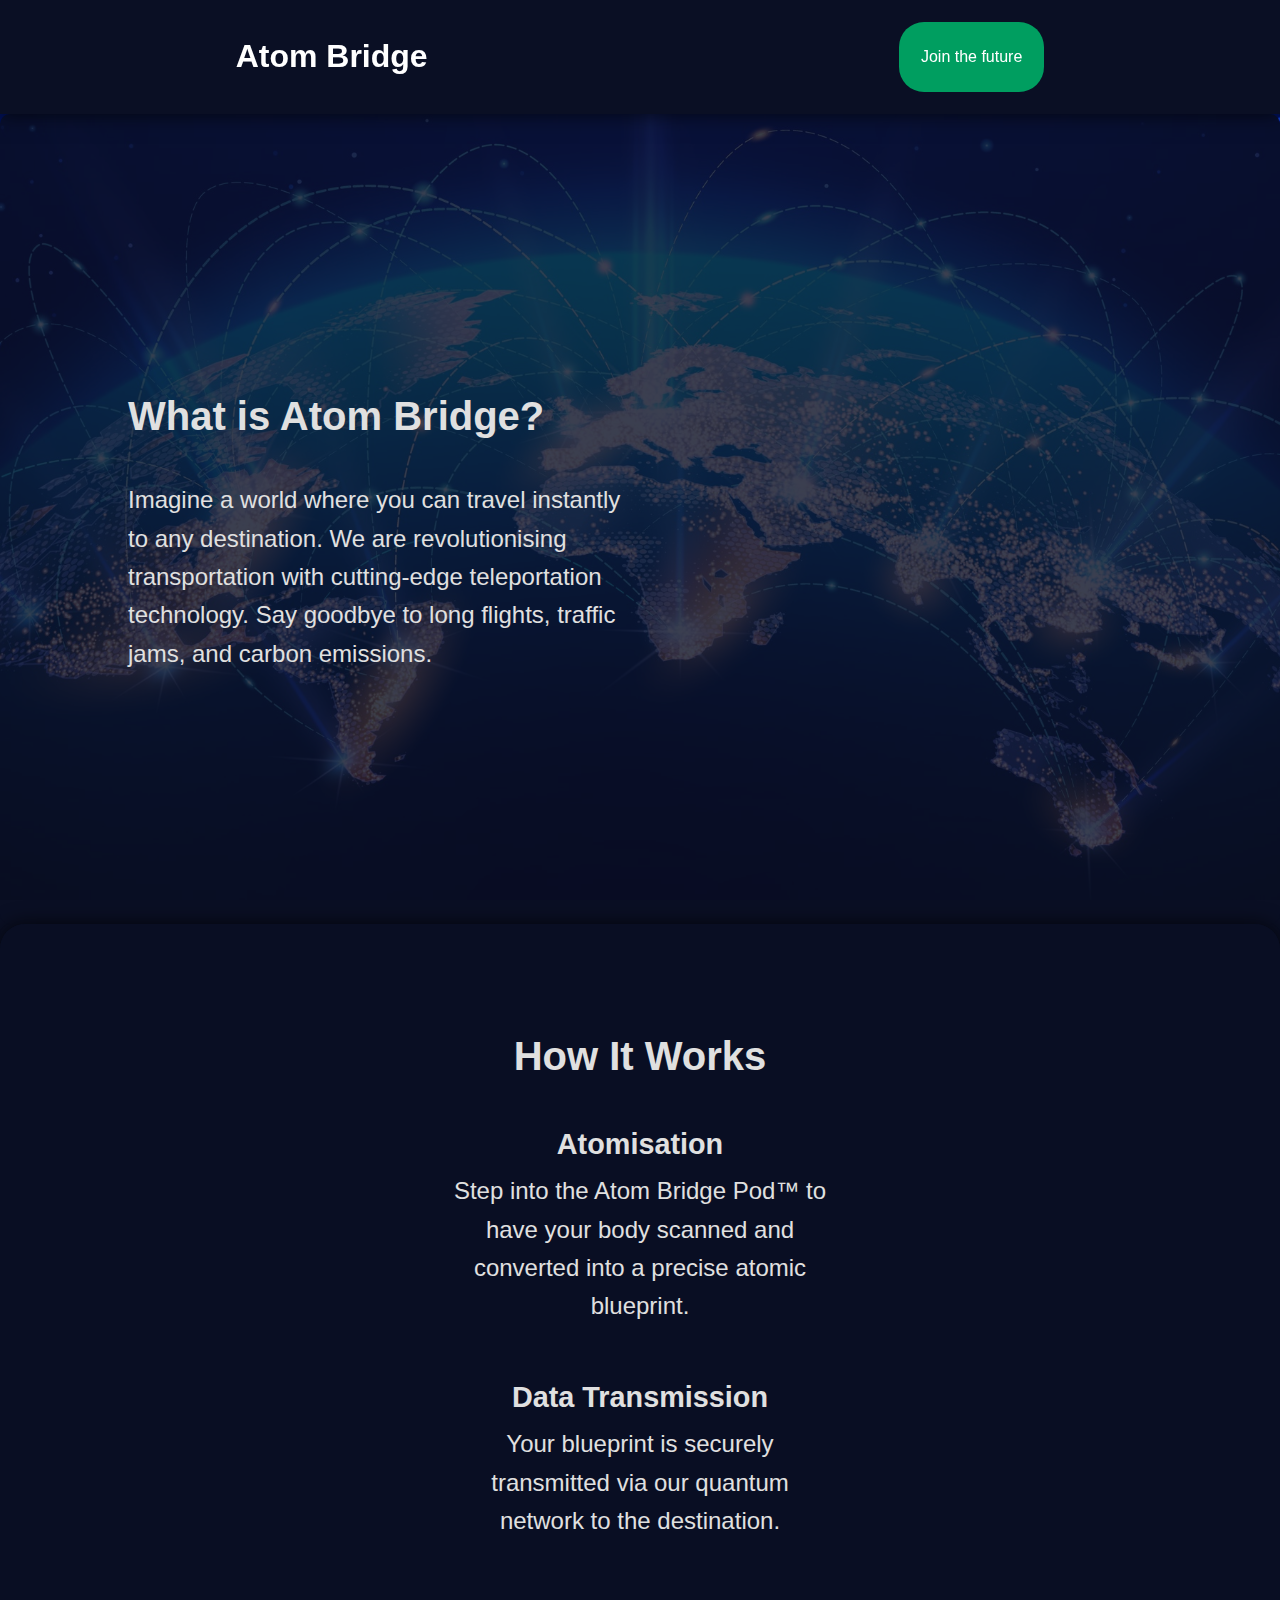
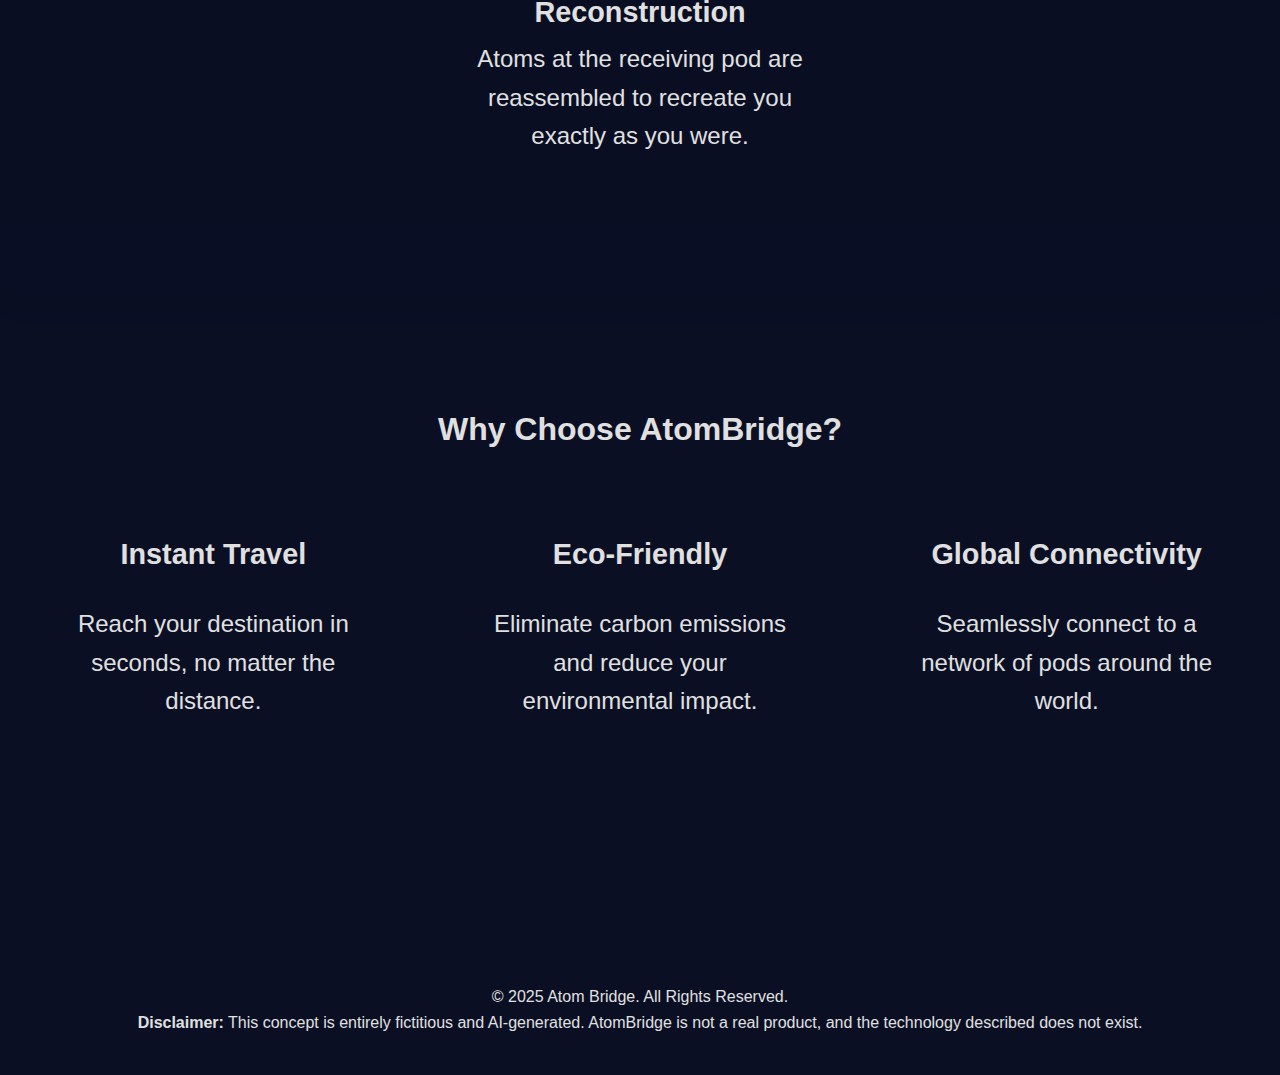
<file: index.html>
<!DOCTYPE html>
<html lang="en">
  <head>
    <meta charset="utf-8">
    <meta name="viewport" content="width=device-width, initial-scale=1">
    <link rel="stylesheet" href="styles.css">
    <title>Atom Bridge</title>
  </head>

  <body>
    <header>
        <div id="header-content">
            <a href="index.html" class="logo"><h1>Atom Bridge</h1></a>
            <a href="confirmation.html" class="cta-button">Join the future</a>
        </div>
    </header>

    <div id="about">
        <h2>What is Atom Bridge?</h2>
        <p>
            Imagine a world where you can travel instantly to any destination. 
            We are revolutionising transportation with cutting-edge teleportation technology. 
            Say goodbye to long flights, traffic jams, and carbon emissions.
        </p>
    </div>

    <div id="how-it-works">
        <div id="the-works-container">
            <h2>How It Works</h2>
            <div class="the-works">
                <div>
                    <h3 class="the-works-headings">Atomisation</h3>
                    <p>Step into the Atom Bridge Pod™ to have your body scanned and converted into a precise atomic blueprint.</p>
                </div>
                <div>
                    <h3 class="the-works-headings">Data Transmission</h3>
                    <p>Your blueprint is securely transmitted via our quantum network to the destination.</p>
                </div>
                <div>
                    <h3 class="the-works-headings">Reconstruction</h3>
                    <p>Atoms at the receiving pod are reassembled to recreate you exactly as you were.</p>
                </div>
            </div>
        </div>
    </div>

    <div id="features">
        <h2>Why Choose AtomBridge?</h2>
        <div class="features-container">
            <div class="feature">
                <h3>Instant Travel</h3>
                <p>Reach your destination in seconds, no matter the distance.</p>
            </div>
            <div class="feature">
                <h3>Eco-Friendly</h3>
                <p>Eliminate carbon emissions and reduce your environmental impact.</p>
            </div>
            <div class="feature">
                <h3>Global Connectivity</h3>
                <p>Seamlessly connect to a network of pods around the world.</p>
            </div>
        </div>
    </div>

    <footer>
        <p>&copy; 2025 Atom Bridge. All Rights Reserved.</p>
        <p><strong>Disclaimer:</strong> This concept is entirely fictitious and AI-generated. AtomBridge is not a real product, and the technology described does not exist.</p>
    </footer>
    
  </body>

</html>
</file>
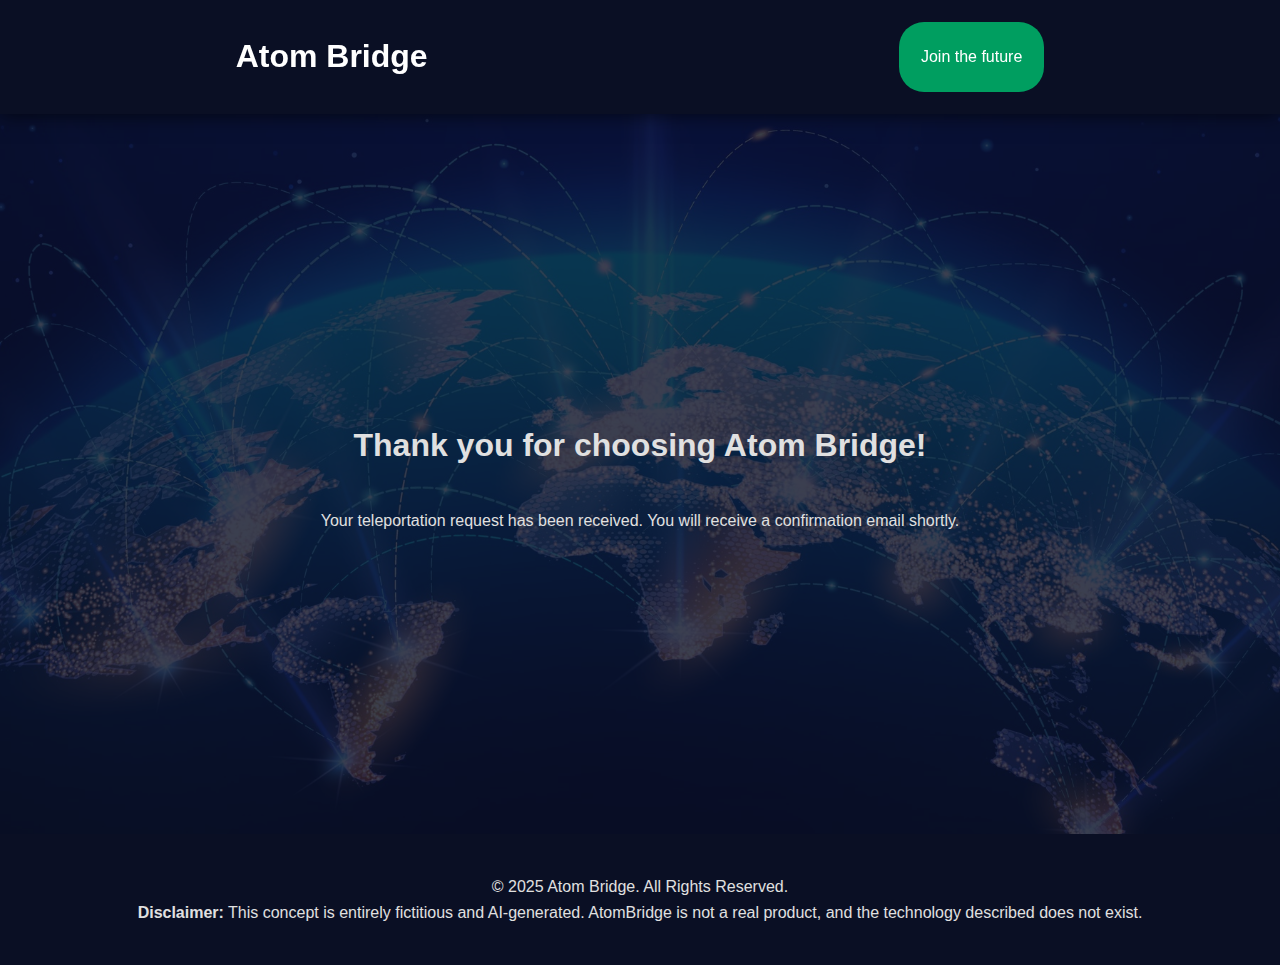
<file: confirmation.html>
<!DOCTYPE html>
<html lang="en">
  <head>
    <meta charset="utf-8">
    <meta name="viewport" content="width=device-width, initial-scale=1">
    <link rel="stylesheet" href="styles.css">
    <title>Atom Bridge</title>
  </head>

  <body>
    <header>
        <div id="header-content">
            <a href="index.html" class="logo"><h1>Atom Bridge</h1></a>
            <a href="#about" class="cta-button">Join the future</a>
        </div>
    </header>

    <div id="confirmation">
        <h1>
            Thank you for choosing Atom Bridge!
        </h1>
        <p>
            Your teleportation request has been received. 
            You will receive a confirmation email shortly.
        </p>
    </div>
  

    <footer>
        <p>&copy; 2025 Atom Bridge. All Rights Reserved.</p>
        <p><strong>Disclaimer:</strong> This concept is entirely fictitious and AI-generated. AtomBridge is not a real product, and the technology described does not exist.</p>
    </footer>
    
  </body>

</html>
</file>
<file: styles.css>
body {
    font-family: Arial, sans-serif;
    margin: 0;
    padding: 0;
    line-height: 1.6;
    background-color: #0a0f24;
    background-image: url(hero.jpg);
    background-size: cover;
    background-position: center;
    background-repeat: no-repeat;
    background-attachment: fixed;
    color: #e0e0e0;
}

header {
    background-color: rgba(10, 15, 36);
    padding-top: 10px;
    padding-bottom: 10px;
    position: sticky;
    top: 0;
    width: 100%;
    box-shadow: 0 0 20px rgba(0, 0, 0, 0.7);
}

#header-content {
    display: flex;
    flex-direction: row;
    justify-content: space-between;
    align-items: center;
    justify-content: space-around;
}

.cta-button {
    color: white;
    padding: 22px;
    background-color: #009E60;
    border-radius: 25px;
    text-decoration: none;
}

.logo {
    text-decoration: none;
    color: white;
}

#about {
    background-color: rgba(10, 15, 36, 0.8);
    border-radius: 10px;
    width: 100vw;
    height: 90vh;
}

#about h2 {
    font-size: 2.5em;
    margin-left: 10vw;
    margin-top: 0;
    padding-top: 30vh;
}

#about p {
    font-size: 1.5em;
    text-align: left;
    margin: 10vw;
    margin-top: 20px;
    width: 40vw;
}

#how-it-works {
    background-color: rgba(10, 15, 36, 0.8);
    border-radius: 10px;
    width: 100vw;
    height: 100vh;
    margin-bottom: 0;
}

#the-works-container {
    background-color: rgba(10, 15, 36, 0.95);
    width: fit-content;
    margin-left: auto;
    margin-right: auto;
    padding-top: 100px;
    padding-bottom: 100px;
    height: parent;
    border-radius: 25px;
    box-shadow: 0 0 20px rgba(0, 0, 0, 0.7);
}

#how-it-works h2 {
    font-size: 2.5em;
    text-align: center;
    margin-top: 0;
}

.the-works {
    text-align: center;
    margin-top: 30px;
    width: 100vw;
    margin-left: auto;
    margin-right: auto;
}

.the-works-headings {
    font-size:1.8em;
}

.the-works p {
    font-size: 1.5em;
    margin-top: -1em;
    padding-bottom: 20px;
    width: 30vw;
    margin-left: auto;
    margin-right: auto;
}

#features {
    margin-top: 0;
    background-color: rgba(10, 15, 36, 0.8);
    height: 80vh;
}

.features-container {
    display: flex;
    flex-direction: row;
    justify-content: space-around ;
    padding-top: 20px;
}

.feature {
    width: 25vw;
    text-align: center
}

.feature h3 {
    font-size: 1.8em;
}

.feature p {
    font-size: 1.5em;
}

#features h2 {
    text-align: center;
    margin-top: 0;
    padding-top: 20vh;
    font-size: 2em;
}

#confirmation {
    display: flex;
    justify-content: center;
    flex-direction: column;
    align-items: center;
    height: 80vh;
    text-align: center;
    background-color: rgba(10, 15, 36, 0.8);
}

footer {
    background-color: rgba(10, 15, 36);
    padding-top: 40px;
    padding-bottom: 40px;
}

footer p {
    margin-top: 0;
    margin-bottom: 0;
    text-align: center;
}
</file>
